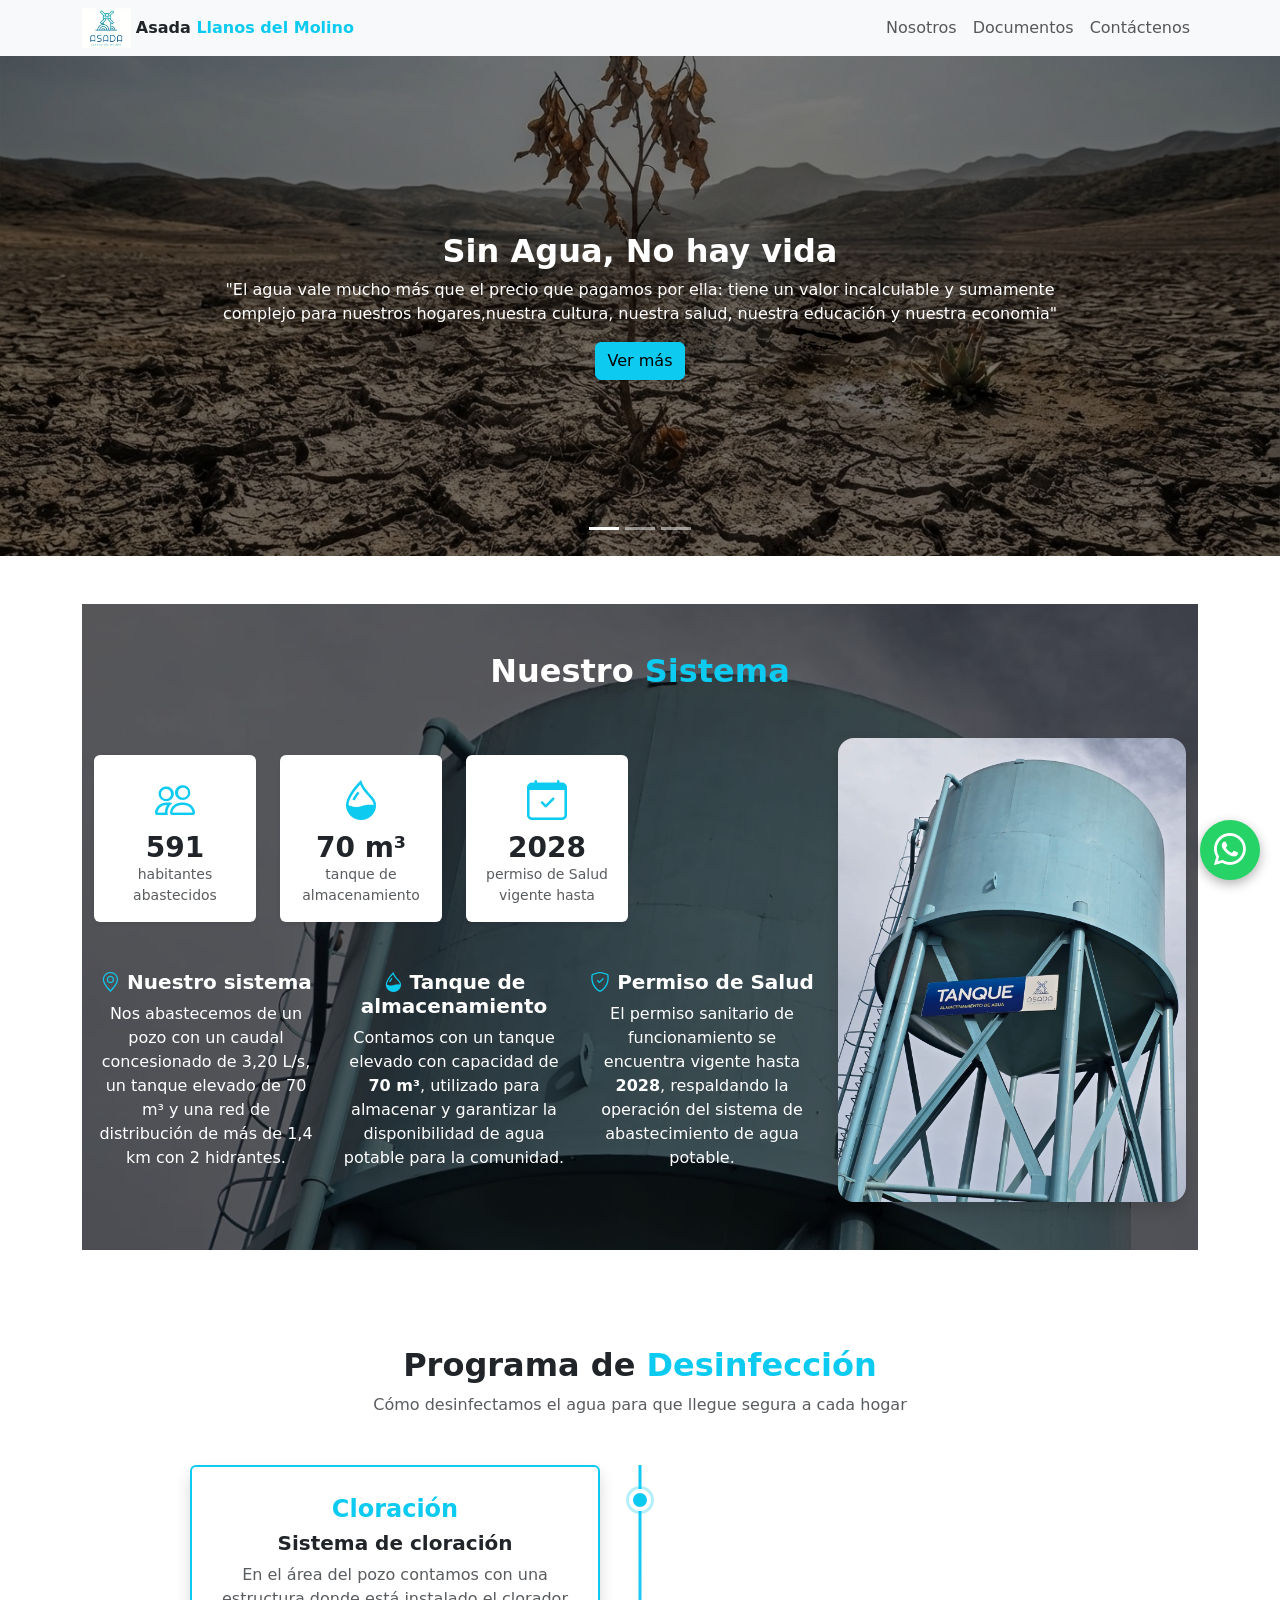
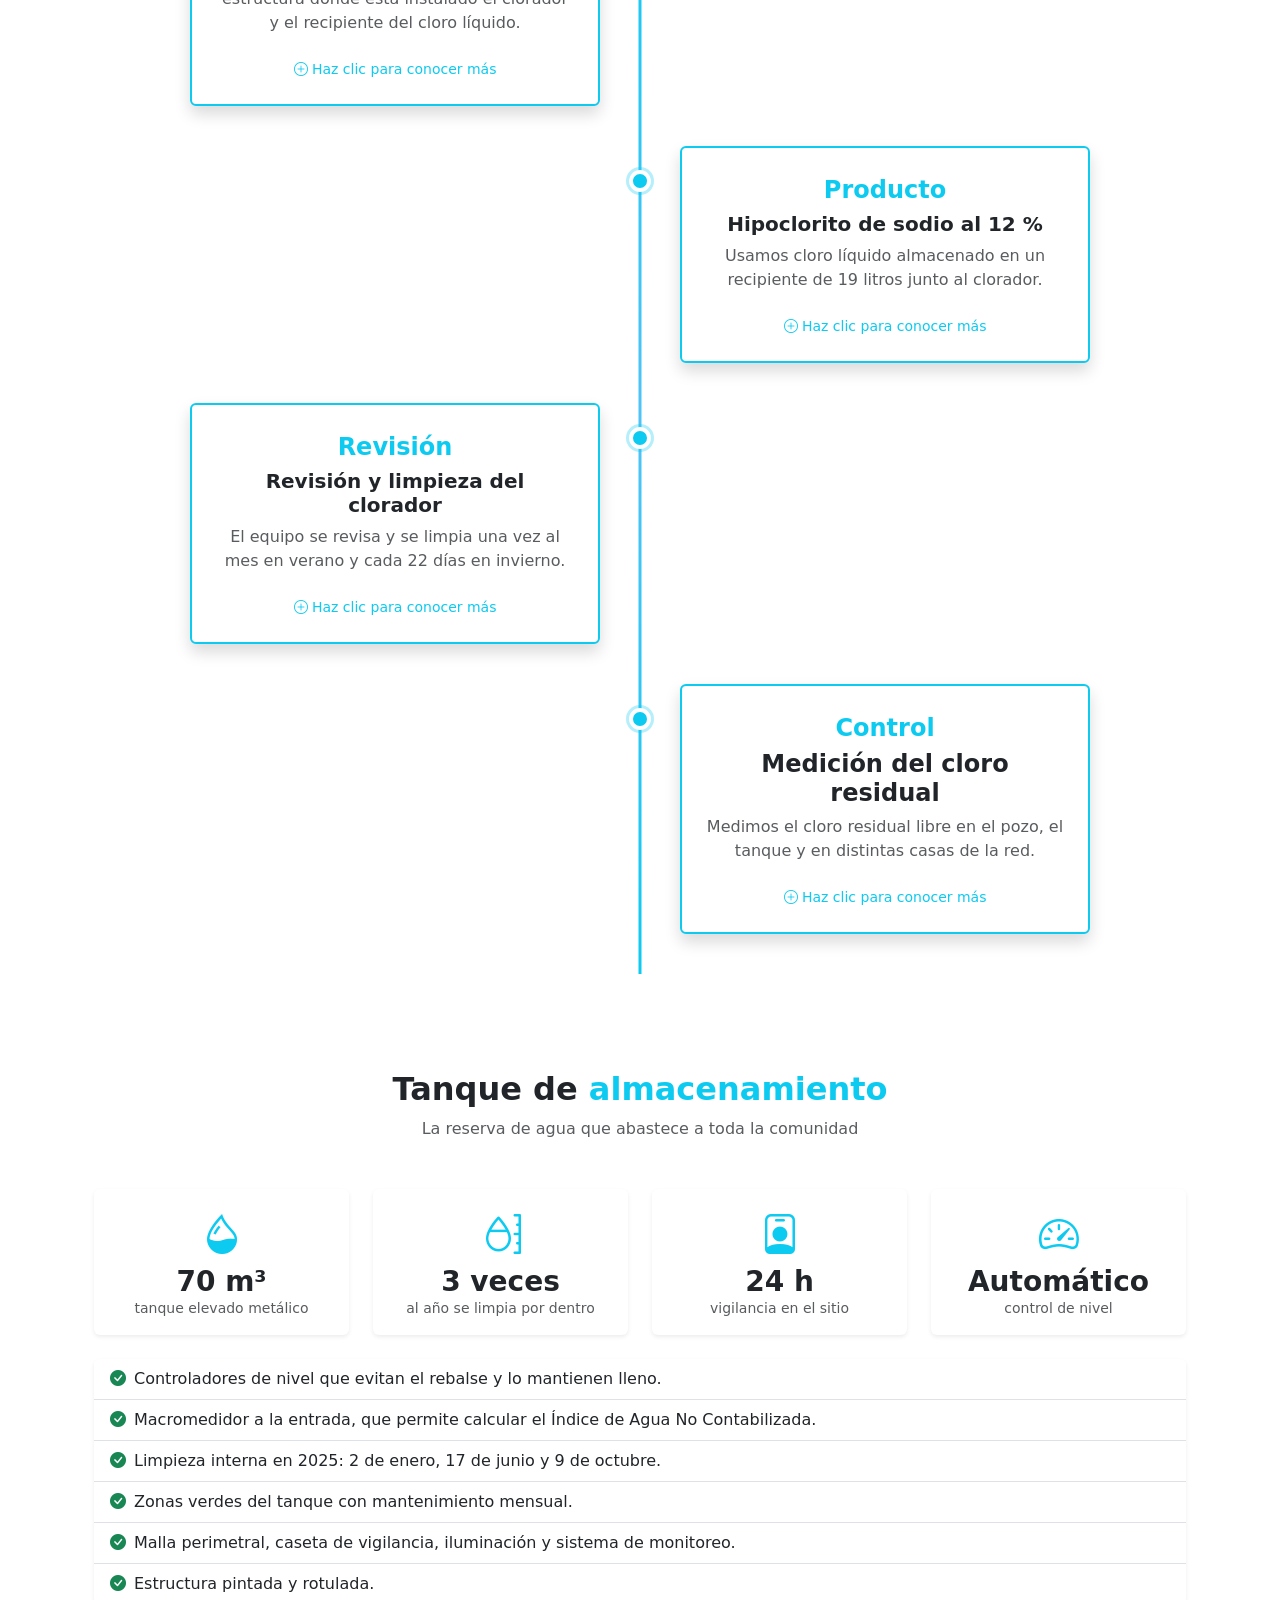
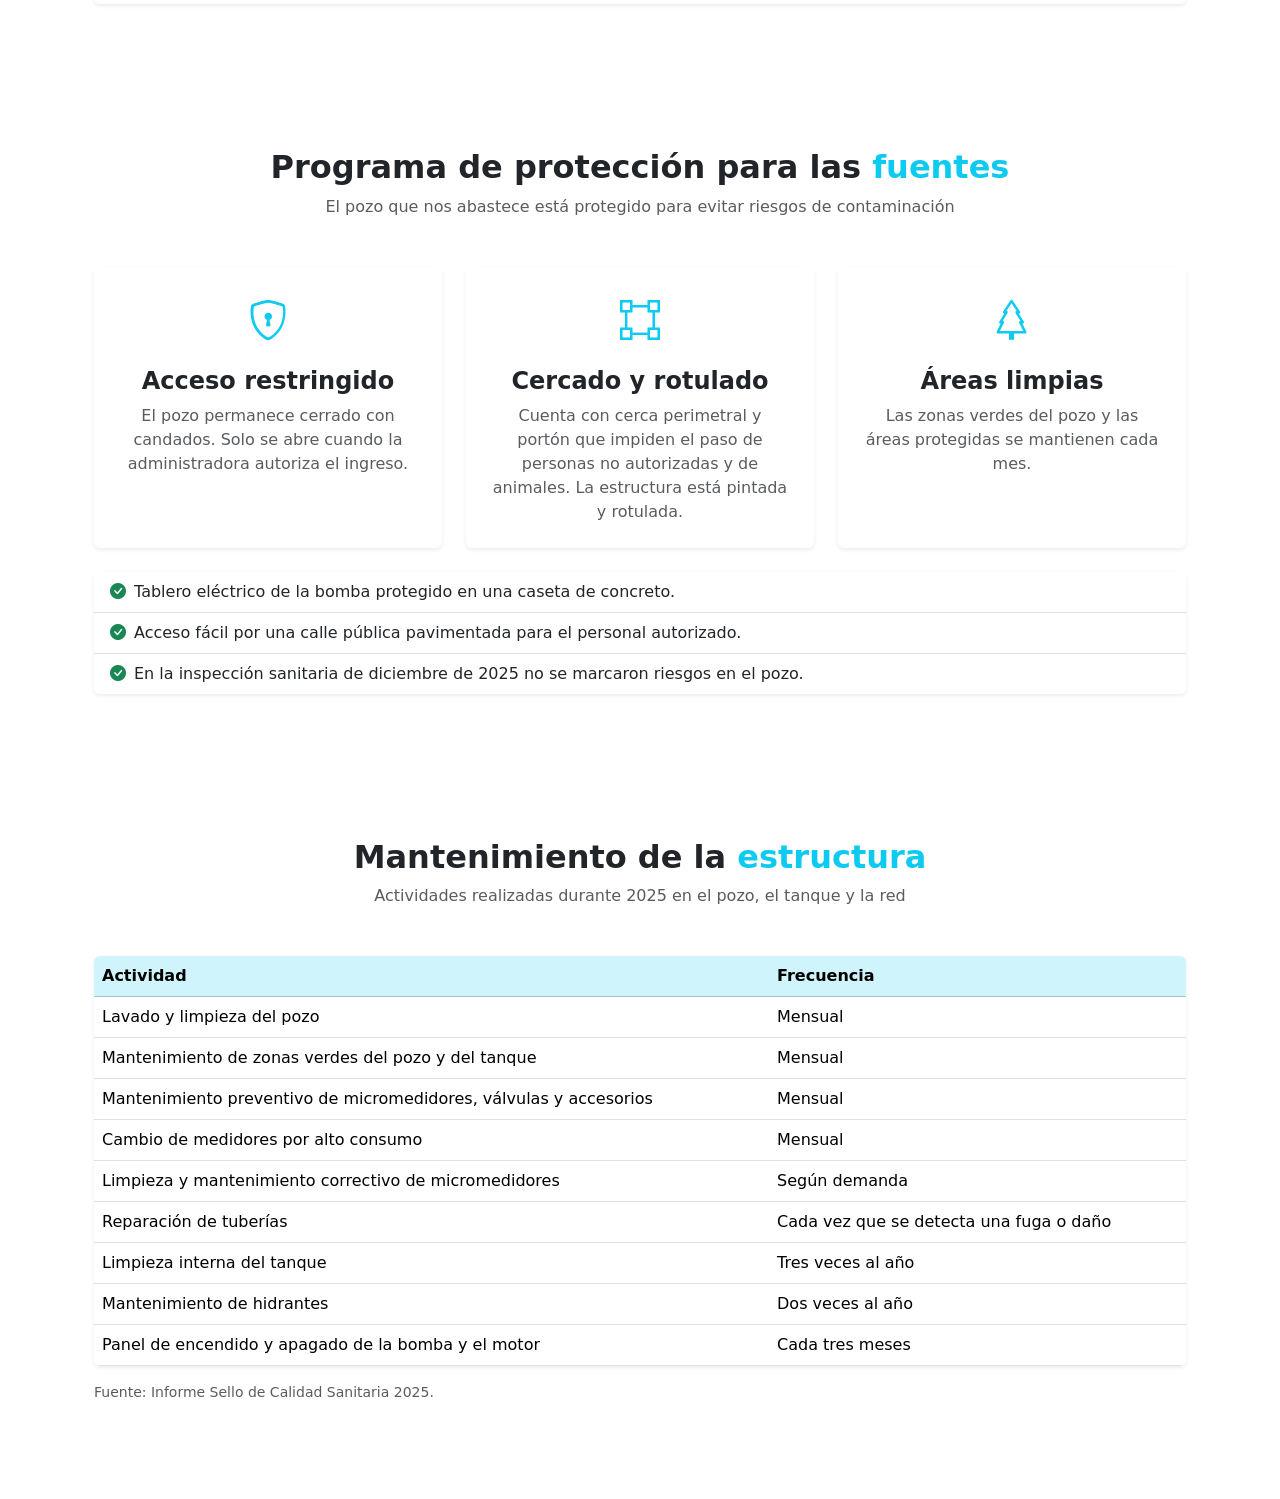
<file: index.html>
<!DOCTYPE html>
<html lang="es-MX">
<head>
    <meta charset="UTF-8">
    <meta name="viewport" content="width=device-width, initial-scale=1.0">
    <title>Asada Llanos del Molino</title>
     <link rel="icon" type="image/png" href="Img/ASADA title.jpeg">
    <link rel="stylesheet" href="style.css">
    <link href="https://cdn.jsdelivr.net/npm/bootstrap@5.3.0/dist/css/bootstrap.min.css" rel="stylesheet">
      <link href="https://cdn.jsdelivr.net/npm/bootstrap-icons@1.11.3/font/bootstrap-icons.css" rel="stylesheet">

</head>
<body>
    <div class="">
        <nav class="navbar navbar-expand-lg navbar-light bg-light">
            <div class="container mx-auto px-6 flex items-center justify-between">
                <a href="index.html" class="text-decoration-none flex items-center gap-3">
                <img src="Img/ASADA.jpeg" alt="ASADA Llanos del Molino" width="164" height="160" class="h-10 w-auto" style="max-height: 40px;">
            <span class="  text-dark fw-bold font-bold text-lg text-slate-800 hidden md:inline">Asada
                <span class="text-info">Llanos del Molino</span>
            </span>
            
            
            </a>
                <button class="navbar-toggler" type="button" data-bs-toggle="collapse"
                    data-bs-target="#navbarNavDropdown" aria-controls="navbarNavDropdown" aria-expanded="false"
                    aria-label="Toggle navigation">
                    <span class="navbar-toggler-icon"></span>
                </button>
                <div class="collapse navbar-collapse" id="navbarNavDropdown">
                    <ul class="navbar-nav ms-auto">
                        
                        <li class="nav-item">
                            <a class="nav-link" href="Nosotros.html">Nosotros</a>
                        </li>
                        
                       <li class="nav-item">
                            <a class="nav-link" href="Documentos.html">Documentos</a>
                        </li>
                        <li class="nav-item">
                            <a class="nav-link" href="Contactanos.html">Contáctenos</a>
                        </li>
                    </ul>
                </div>
            </div>
        </nav>

    </div>
    <div id="carruselASADA" class="carousel slide" data-bs-ride="carousel">

  
  <div class="carousel-indicators">
    <button type="button" data-bs-target="#carruselASADA" data-bs-slide-to="0" class="active" aria-current="true" aria-label="Slide 1"></button>
    <button type="button" data-bs-target="#carruselASADA" data-bs-slide-to="1" aria-label="Slide 2"></button>
    <button type="button" data-bs-target="#carruselASADA" data-bs-slide-to="2" aria-label="Slide 3"></button>
  </div>

  <div class="carousel-inner">

    <div class="carousel-item item active">
      <img src="Img/Muestreo/maravillascostarica_16.webp" class="d-block w-100" alt="Slide 1">
      <div class="carousel-caption">
        <h2 class="fw-bold">Sin Agua, No hay vida</h2>
        <p>"El agua vale mucho más que el precio que pagamos por ella: tiene un valor incalculable y sumamente complejo para nuestros hogares,nuestra cultura, nuestra salud, nuestra educación y nuestra economia"</p>
        <a href="#calidad" class="btn btn-info">Ver más</a>
      </div>
    </div>

    <div class="carousel-item item-2">
      <img src="Img/psos.jpeg" class="d-block w-100" alt="Slide 2">
      <div class="carousel-caption">
        <h2 class="fw-bold">Sistema de desinfeccion</h2>
        <p>Conoce lo que ofrece la ASADA.</p>
        <a href="#proyecto" class="btn btn-info">Mas información</a>
      </div>
    </div>

    <div class="carousel-item item-horario">
      <img src="Img/horario.jpeg " class="d-block w-100" alt="Slide 3">
      <div class="carousel-caption">
        <h2 class="fw-bold">Contáctenos</h2>
        <p>Estamos para ayudarte.</p>
        <a href="Contactanos.html" class="btn btn-info">Contactar</a>
      </div>
    </div>

  </div>

  
</div>
  
        
      
   <div id="calidad" class="container my-5">
  <section id="NC" class="seccion-collage py-5 ">
    
  <div class="collage-fondo">
    <img src="Img/Muestreo/Tanque.jpeg" alt="">
    
  
    
    
  </div>
  <div class="container contenido-collage">
    <h2 class="fw-bold text-center text-white mb-2">Nuestro <span class="text-info">Sistema</span></h2>
    <p class="text-center text-white mb-5"></p>

    <div class="row g-4 align-items-center">

      
      <div class="col-lg-8">

       
        <div class="row g-4 text-center mb-5">
          <div class="col-6 col-md-3">
            <div class="card h-100 shadow-sm border-0 p-3">
              <i class="bi bi-people fs-1 text-info"></i>
              <h3 class="fw-bold mb-0">591</h3>
              <small class="text-muted">habitantes abastecidos</small>
            </div>
            
          </div>
          <div class="col-6 col-md-3">
            <div class="card h-100 shadow-sm border-0 p-3">
              <i class="bi bi-droplet-half fs-1 text-info"></i>
              <h3 class="fw-bold mb-0">70 m³</h3>
              <small class="text-muted">tanque de almacenamiento</small>
            </div>
          </div>
          
          <div class="col-6 col-md-3">
            <div class="card h-100 shadow-sm border-0 p-3">
              <i class="bi bi-calendar-check fs-1 text-info"></i>
              <h3 class="fw-bold mb-0">2028</h3>
              <small class="text-muted">permiso de Salud vigente hasta</small>
            </div>
          </div>
        </div>

       <!-- Detalle -->
<div class="row g-4 text-center text-white">

    <!-- Nuestro sistema -->
    <div class="col-md-4">
        <h5 class="fw-bold">
            <i class="bi bi-geo-alt text-info"></i>
            Nuestro sistema
        </h5>

        <p>
            Nos abastecemos de un pozo con un caudal concesionado de
            3,20 L/s, un tanque elevado de 70 m³ y una red de distribución
            de más de 1,4 km con 2 hidrantes.
        </p>
    </div>


    <!-- Tanque -->
    <div class="col-md-4">
        <h5 class="fw-bold">
            <i class="bi bi-droplet-half text-info"></i>
            Tanque de almacenamiento
        </h5>

        <p>
            Contamos con un tanque elevado con capacidad de
            <strong>70 m³</strong>, utilizado para almacenar y garantizar
            la disponibilidad de agua potable para la comunidad.
        </p>
    </div>


    <!-- Permiso de salud -->
    <div class="col-md-4">
        <h5 class="fw-bold">
            <i class="bi bi-shield-check text-info"></i>
            Permiso de Salud
        </h5>

        <p>
            El permiso sanitario de funcionamiento se encuentra vigente
            hasta <strong>2028</strong>, respaldando la operación del
            sistema de abastecimiento de agua potable.
        </p>
    </div>

</div>

      
      </div>

      
      <div class="col-lg-4" height="200%">
        <img src="Img/Muestreo/Tanque.jpeg"
             alt="Tanque de almacenamiento de agua potable de la ASADA Llanos del Molino"
             class="img-fluid rounded-4 shadow"
             style="max-height: 550px; object-fit: cover;">
      </div>

    </div>
  </div>
</section>
<br>

<section id="proyecto" class="container my-5">
    <br>

  

    <h2 class="fw-bold text-center mb-2">
        Programa de <span class="text-info">Desinfección</span>
    </h2>

    <p class="text-center text-muted mb-5">
        Cómo desinfectamos el agua para que llegue segura a cada hogar
    </p>

    <div class="timeline">

        <!-- 1. Clorador -->
        <div class="timeline-item izquierda">
            <span class="timeline-punto"></span>

            <div class="card timeline-card destacado shadow p-4 text-center item-expandible"
                 onclick="toggleItem(this)">

                <div class="timeline-fecha">Cloración</div>

                <h3 class="h5 fw-bold">Sistema de cloración</h3>

                <p class="mb-2 text-muted descripcion-corta">
                    En el área del pozo contamos con una estructura donde está
                    instalado el clorador y el recipiente del cloro líquido.
                </p>

                <div class="texto-detallado">
                    <hr>
                    <p class="text-muted">
                        La desinfección se hace con una bomba dosificadora digital
                        de cloro marca Seko, con una presión máxima de 110 psi.
                    </p>
                    <p class="text-muted mb-0">
                        El agua se clora antes de pasar al tanque de
                        almacenamiento y de distribuirse a las casas.
                    </p>
                </div>

                <small class="text-info mt-3 texto-click">
                    <i class="bi bi-plus-circle"></i>
                    Haz clic para conocer más
                </small>
            </div>
        </div>

        <!-- 2. Producto -->
        <div class="timeline-item derecha">
            <span class="timeline-punto"></span>

            <div class="card timeline-card destacado shadow p-4 text-center item-expandible"
                 onclick="toggleItem(this)">

                <div class="timeline-fecha">Producto</div>

                <h3 class="h5 fw-bold">Hipoclorito de sodio al 12 %</h3>

                <p class="mb-2 text-muted descripcion-corta">
                    Usamos cloro líquido almacenado en un recipiente de 19 litros
                    junto al clorador.
                </p>

                <div class="texto-detallado">
                    <hr>
                    <p class="text-muted mb-0">
                        La bomba dosifica el hipoclorito de sodio de forma
                        automática, para mantener el cloro residual dentro del
                        rango permitido en toda la red.
                    </p>
                </div>

                <small class="text-info mt-3 texto-click">
                    <i class="bi bi-plus-circle"></i>
                    Haz clic para conocer más
                </small>
            </div>
        </div>

        <!-- 3. Mantenimiento del clorador -->
        <div class="timeline-item izquierda">
            <span class="timeline-punto"></span>

            <div class="card timeline-card destacado shadow p-4 text-center item-expandible"
                 onclick="toggleItem(this)">

                <div class="timeline-fecha">Revisión</div>

                <h3 class="h5 fw-bold">Revisión y limpieza del clorador</h3>

                <p class="mb-2 text-muted descripcion-corta">
                    El equipo se revisa y se limpia una vez al mes en verano y
                    cada 22 días en invierno.
                </p>

                <div class="texto-detallado">
                    <hr>
                    <p class="text-muted mb-0">
                        Con estas revisiones evitamos fallas en la dosificación
                        y mantenemos el equipo funcionando de forma continua.
                    </p>
                </div>

                <small class="text-info mt-3 texto-click">
                    <i class="bi bi-plus-circle"></i>
                    Haz clic para conocer más
                </small>
            </div>
        </div>

        <!-- 4. Control del cloro -->
        <div class="timeline-item derecha">
            <span class="timeline-punto"></span>

            <div class="card timeline-card destacado shadow p-4 text-center item-expandible"
                 onclick="toggleItem(this)">

                <div class="timeline-fecha">Control</div>

                <h3 class="h4 fw-bold">Medición del cloro residual</h3>

                <p class="mb-2 text-muted descripcion-corta">
                    Medimos el cloro residual libre en el pozo, el tanque y en
                    distintas casas de la red.
                </p>

                <div class="texto-detallado">
                    <hr>
                    <p class="text-muted">
                        El valor máximo permitido es 1,0 mg/L. En 2025 todas las
                        mediciones de la red estuvieron entre 0,30 y 0,97 mg/L,
                        dentro del límite.
                    </p>
                    <p class="text-muted mb-0">
                        Además, el control operativo lo realiza CAISA cada mes y
                        el Laboratorio Nacional de Aguas (AyA) analizó muestras
                        en octubre de 2025: coliformes fecales y
                        <em>E. coli</em> negativos.
                    </p>
                </div>

                <small class="text-info mt-3 texto-click">
                    <i class="bi bi-plus-circle"></i>
                    Haz clic para conocer más
                </small>
            </div>
        </div>

    </div>
</section>


<!-- ===================== SECCIÓN: TANQUE DE ALMACENAMIENTO ===================== -->
<section id="tanque" class="container my-5 py-5">
    
    <h2 class="fw-bold text-center mb-2">
        Tanque de <span class="text-info">almacenamiento</span>
    </h2>
    <p class="text-center text-muted mb-5">
        La reserva de agua que abastece a toda la comunidad
    </p>

    <div class="row g-4 text-center mb-4">
        <div class="col-6 col-md-3">
            <div class="card h-100 shadow-sm border-0 p-3">
                <i class="bi bi-droplet-half fs-1 text-info"></i>
                <h3 class="fw-bold mb-0">70 m³</h3>
                <small class="text-muted">tanque elevado metálico</small>
            </div>
        </div>
        <div class="col-6 col-md-3">
            <div class="card h-100 shadow-sm border-0 p-3">
                <i class="bi bi-moisture fs-1 text-info"></i>
                <h3 class="fw-bold mb-0">3 veces</h3>
                <small class="text-muted">al año se limpia por dentro</small>
            </div>
        </div>
        <div class="col-6 col-md-3">
            <div class="card h-100 shadow-sm border-0 p-3">
                <i class="bi bi-person-badge fs-1 text-info"></i>
                <h3 class="fw-bold mb-0">24 h</h3>
                <small class="text-muted">vigilancia en el sitio</small>
            </div>
        </div>
        <div class="col-6 col-md-3">
            <div class="card h-100 shadow-sm border-0 p-3">
                <i class="bi bi-speedometer2 fs-1 text-info"></i>
                <h3 class="fw-bold mb-0">Automático</h3>
                <small class="text-muted">control de nivel</small>
            </div>
        </div>
    </div>

    <ul class="list-group list-group-flush shadow-sm rounded">
        <li class="list-group-item"><i class="bi bi-check-circle-fill text-success me-2"></i>Controladores de nivel que evitan el rebalse y lo mantienen lleno.</li>
        <li class="list-group-item"><i class="bi bi-check-circle-fill text-success me-2"></i>Macromedidor a la entrada, que permite calcular el Índice de Agua No Contabilizada.</li>
        <li class="list-group-item"><i class="bi bi-check-circle-fill text-success me-2"></i>Limpieza interna en 2025: 2 de enero, 17 de junio y 9 de octubre.</li>
        <li class="list-group-item"><i class="bi bi-check-circle-fill text-success me-2"></i>Zonas verdes del tanque con mantenimiento mensual.</li>
        <li class="list-group-item"><i class="bi bi-check-circle-fill text-success me-2"></i>Malla perimetral, caseta de vigilancia, iluminación y sistema de monitoreo.</li>
        <li class="list-group-item"><i class="bi bi-check-circle-fill text-success me-2"></i>Estructura pintada y rotulada.</li>
    </ul>
</section>


<!-- ===================== SECCIÓN: PROTECCIÓN DE LAS FUENTES ===================== -->
<section id="proteccion" class="container my-5 py-5">
   
    <h2 class="fw-bold text-center mb-2">
        Programa de protección para las <span class="text-info">fuentes</span>
    </h2>
    <p class="text-center text-muted mb-5">
        El pozo que nos abastece está protegido para evitar riesgos de contaminación
    </p>

    <div class="row g-4 mb-4">
        <div class="col-md-4">
            <div class="card h-100 shadow-sm border-0 p-4 text-center">
                <i class="bi bi-shield-lock fs-1 text-info"></i>
                <h4 class="fw-bold mt-3">Acceso restringido</h4>
                <p class="text-muted mb-0">
                    El pozo permanece cerrado con candados. Solo se abre cuando
                    la administradora autoriza el ingreso.
                </p>
            </div>
        </div>

        <div class="col-md-4">
            <div class="card h-100 shadow-sm border-0 p-4 text-center">
                <i class="bi bi-bounding-box fs-1 text-info"></i>
                <h4 class="fw-bold mt-3">Cercado y rotulado</h4>
                <p class="text-muted mb-0">
                    Cuenta con cerca perimetral y portón que impiden el paso de
                    personas no autorizadas y de animales. La estructura está
                    pintada y rotulada.
                </p>
            </div>
        </div>

        <div class="col-md-4">
            <div class="card h-100 shadow-sm border-0 p-4 text-center">
                <i class="bi bi-tree fs-1 text-info"></i>
                <h4 class="fw-bold mt-3">Áreas limpias</h4>
                <p class="text-muted mb-0">
                    Las zonas verdes del pozo y las áreas protegidas se mantienen
                    cada mes.
                </p>
            </div>
        </div>
    </div>

    <ul class="list-group list-group-flush shadow-sm rounded">
        <li class="list-group-item"><i class="bi bi-check-circle-fill text-success me-2"></i>Tablero eléctrico de la bomba protegido en una caseta de concreto.</li>
        <li class="list-group-item"><i class="bi bi-check-circle-fill text-success me-2"></i>Acceso fácil por una calle pública pavimentada para el personal autorizado.</li>
        <li class="list-group-item"><i class="bi bi-check-circle-fill text-success me-2"></i>En la inspección sanitaria de diciembre de 2025 no se marcaron riesgos en el pozo.</li>
    </ul>
</section>


<!-- ===================== SECCIÓN: MANTENIMIENTO DE LA ESTRUCTURA ===================== -->
<section id="mantenimiento" class="container my-5 py-5">
    <h2 class="fw-bold text-center mb-2">
        Mantenimiento de la <span class="text-info">estructura</span>
    </h2>
    <p class="text-center text-muted mb-5">
        Actividades realizadas durante 2025 en el pozo, el tanque y la red
    </p>

    <div class="table-responsive shadow-sm rounded">
        <table class="table table-hover align-middle mb-0">
            <thead class="table-info">
                <tr>
                    <th>Actividad</th>
                    <th>Frecuencia</th>
                </tr>
            </thead>
            <tbody>
                <tr><td>Lavado y limpieza del pozo</td><td>Mensual</td></tr>
                <tr><td>Mantenimiento de zonas verdes del pozo y del tanque</td><td>Mensual</td></tr>
                <tr><td>Mantenimiento preventivo de micromedidores, válvulas y accesorios</td><td>Mensual</td></tr>
                <tr><td>Cambio de medidores por alto consumo</td><td>Mensual</td></tr>
                <tr><td>Limpieza y mantenimiento correctivo de micromedidores</td><td>Según demanda</td></tr>
                <tr><td>Reparación de tuberías</td><td>Cada vez que se detecta una fuga o daño</td></tr>
                <tr><td>Limpieza interna del tanque</td><td>Tres veces al año</td></tr>
                <tr><td>Mantenimiento de hidrantes</td><td>Dos veces al año</td></tr>
                <tr><td>Panel de encendido y apagado de la bomba y el motor</td><td>Cada tres meses</td></tr>
            </tbody>
        </table>
    </div>
    <small class="text-muted d-block mt-3">Fuente: Informe Sello de Calidad Sanitaria 2025.</small>
</section>
</section>
</div>
           
        
   </div>
    <script src="https://cdn.jsdelivr.net/npm/bootstrap@5.3.0/dist/js/bootstrap.bundle.min.js"></script>
    <a href="https://wa.me/50685652002?text=Hola%2C%20quisiera%20hacer%20una%20consulta"
   class="btn-whatsapp" target="_blank" rel="noopener" aria-label="Escribir por WhatsApp">
  <i class="bi bi-whatsapp"></i>
</a> 
<script>
    function toggleItem(elemento) {

        // Si ya está abierto, lo cerramos
        if (elemento.classList.contains("abierto")) {
            elemento.classList.remove("abierto");

            elemento.querySelector(".texto-click").innerHTML =
                '<i class="bi bi-plus-circle"></i> Haz clic para conocer más';

            return;
        }

        // Cierra cualquier otro elemento abierto
        document.querySelectorAll(".item-expandible.abierto")
            .forEach(function (item) {
                item.classList.remove("abierto");

                item.querySelector(".texto-click").innerHTML =
                    '<i class="bi bi-plus-circle"></i> Haz clic para conocer más';
            });

        // Abre el seleccionado
        elemento.classList.add("abierto");

        elemento.querySelector(".texto-click").innerHTML =
            '<i class="bi bi-dash-circle"></i> Mostrar menos';
    }
</script>
</body>
</html>
</file>
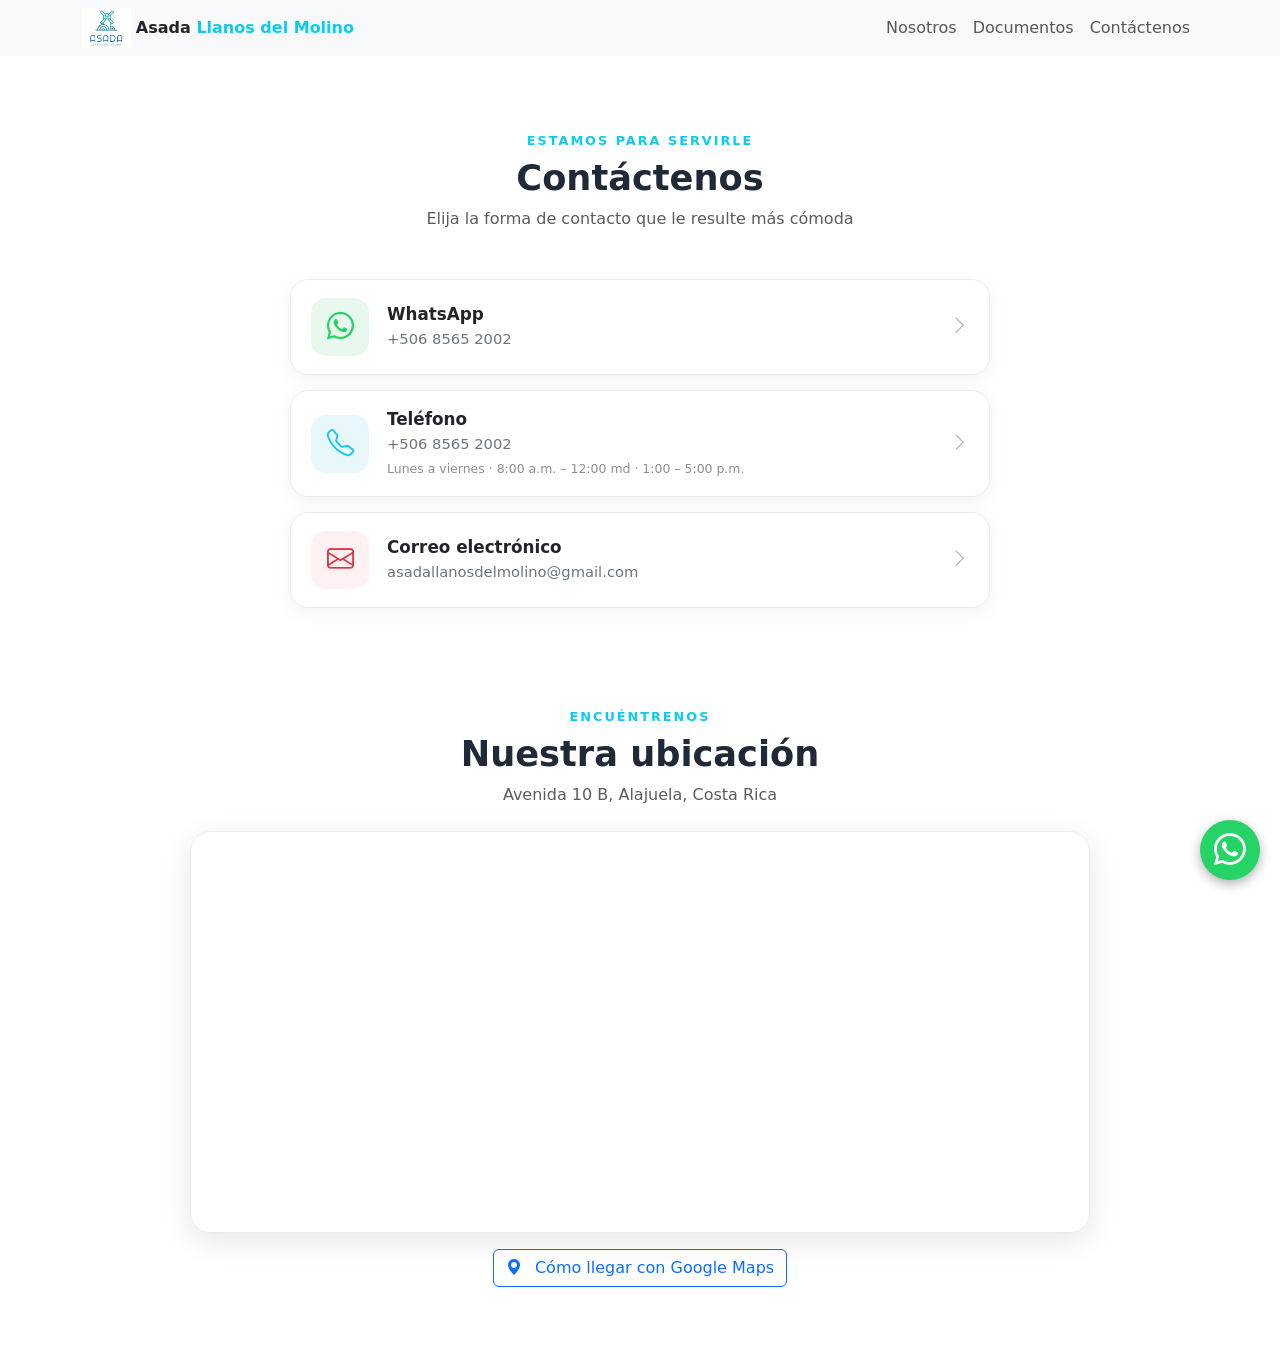
<file: Contactanos.html>
<!DOCTYPE html>
<html lang="es-MX">
<head>
    <meta charset="UTF-8">
    <meta name="viewport" content="width=device-width, initial-scale=1.0">
    <title>Asada Llanos del Molino</title>
     <link rel="icon" type="image/png" href="Img/ASADA title.jpeg">
    <link rel="stylesheet" href="style.css">
    <link href="https://cdn.jsdelivr.net/npm/bootstrap@5.3.0/dist/css/bootstrap.min.css" rel="stylesheet">
      
      <link href="https://cdn.jsdelivr.net/npm/bootstrap-icons@1.11.3/font/bootstrap-icons.min.css" rel="stylesheet">


</head>
<body>
    <div class="">
        <nav class="navbar navbar-expand-lg navbar-light bg-light">
            <div class="container mx-auto px-6 flex items-center justify-between">
                <a href="index.html" class="text-decoration-none flex items-center gap-3">
                <img src="Img/ASADA.jpeg" alt="ASADA Llanos del Molino" width="164" height="160" class="h-10 w-auto" style="max-height: 40px;">
            <span class="  text-dark fw-bold font-bold text-lg text-slate-800 hidden md:inline">Asada
                <span class="text-info">Llanos del Molino</span>
            </span>
            
            
            </a>
                <button class="navbar-toggler" type="button" data-bs-toggle="collapse"
                    data-bs-target="#navbarNavDropdown" aria-controls="navbarNavDropdown" aria-expanded="false"
                    aria-label="Toggle navigation">
                    <span class="navbar-toggler-icon"></span>
                </button>
                <div class="collapse navbar-collapse" id="navbarNavDropdown">
                    <ul class="navbar-nav ms-auto">
                        
                        <li class="nav-item">
                            <a class="nav-link" href="Nosotros.html">Nosotros</a>
                        </li>
                       
                       <li class="nav-item">
                            <a class="nav-link" href="Documentos.html">Documentos</a>
                        </li>
                        <li class="nav-item">
                            <a class="nav-link" href="Contactanos.html">Contáctenos</a>
                        </li>
                    </ul>
                </div>
            </div>
        </nav>

    </div>
<section id="contacto" class="container my-5 py-4">
    <div class="text-center mb-5">
        <span class="contacto-subtitle">ESTAMOS PARA SERVIRLE</span>
        <h2 class="fw-bold contacto-title">Contáctenos</h2>
        <p class="text-muted">
            Elija la forma de contacto que le resulte más cómoda
        </p>
    </div>

    <div class="contact-list mx-auto">

       


        
        <a href="https://wa.me/50685652002?text=Hola%2C%20quisiera%20hacer%20una%20consulta"
           target="_blank"
           rel="noopener"
           class="contact-card whatsapp">

            <div class="contact-icon">
                <i class="bi bi-whatsapp"></i>
            </div>

            <div class="contact-info">
                <h5>WhatsApp</h5>
                <p>+506 8565 2002</p>
            </div>

            <div class="contact-arrow">
                <i class="bi bi-chevron-right"></i>
            </div>
        </a>


        
        <a href="tel:+50685652002"
           class="contact-card telefono">

            <div class="contact-icon">
                <i class="bi bi-telephone"></i>
            </div>

            <div class="contact-info">
                <h5>Teléfono</h5>
                <p>+506 8565 2002</p>
                <small>
                    Lunes a viernes · 8:00 a.m. – 12:00 md · 1:00 – 5:00 p.m.
                </small>
            </div>

            <div class="contact-arrow">
                <i class="bi bi-chevron-right"></i>
            </div>
        </a>


        
        <a href="mailto:asadallanosdelmolino@gmail.com"
           class="contact-card correo">

            <div class="contact-icon">
                <i class="bi bi-envelope"></i>
            </div>

            <div class="contact-info">
                <h5>Correo electrónico</h5>
                <p>asadallanosdelmolino@gmail.com</p>
            </div>

            <div class="contact-arrow">
                <i class="bi bi-chevron-right"></i>
            </div>
        </a>

    </div>
</section>

<section id="ubicacion" class="container my-5 py-4">

    <div class="text-center mb-4">
        <span class="contacto-subtitle">ENCUÉNTRENOS</span>
        <h2 class="fw-bold contacto-title">Nuestra ubicación</h2>
        <p class="text-muted">
            Avenida 10 B, Alajuela, Costa Rica
        </p>
    </div>

    <div class="map-container">

      <iframe
    src="https://www.google.com/maps?q=10.007241286125442,-84.21894181079601&z=18&output=embed"
    width="100%"
    height="400"
    style="border:0;"
    allowfullscreen=""
    loading="lazy"
    referrerpolicy="no-referrer-when-downgrade">
</iframe>




    </div>

    <div class="text-center mt-3">

        <a
    href="https://www.google.com/maps/dir/?api=1&destination=10.007241286125442,-84.21894181079601"
    target="_blank"
    rel="noopener"
    class="btn btn-outline-primary">

    <i class="bi bi-geo-alt-fill me-2"></i>
    Cómo llegar con Google Maps

</a>


    </div>

</section>

<script src="https://cdn.jsdelivr.net/npm/bootstrap@5.3.0/dist/js/bootstrap.bundle.min.js"></script>
   <a href="https://wa.me/50685652002?text=Hola%2C%20quisiera%20hacer%20una%20consulta"
   class="btn-whatsapp" target="_blank" rel="noopener" aria-label="Escribir por WhatsApp">
  <i class="bi bi-whatsapp"></i>
</a> 
</body>
</html>
</file>
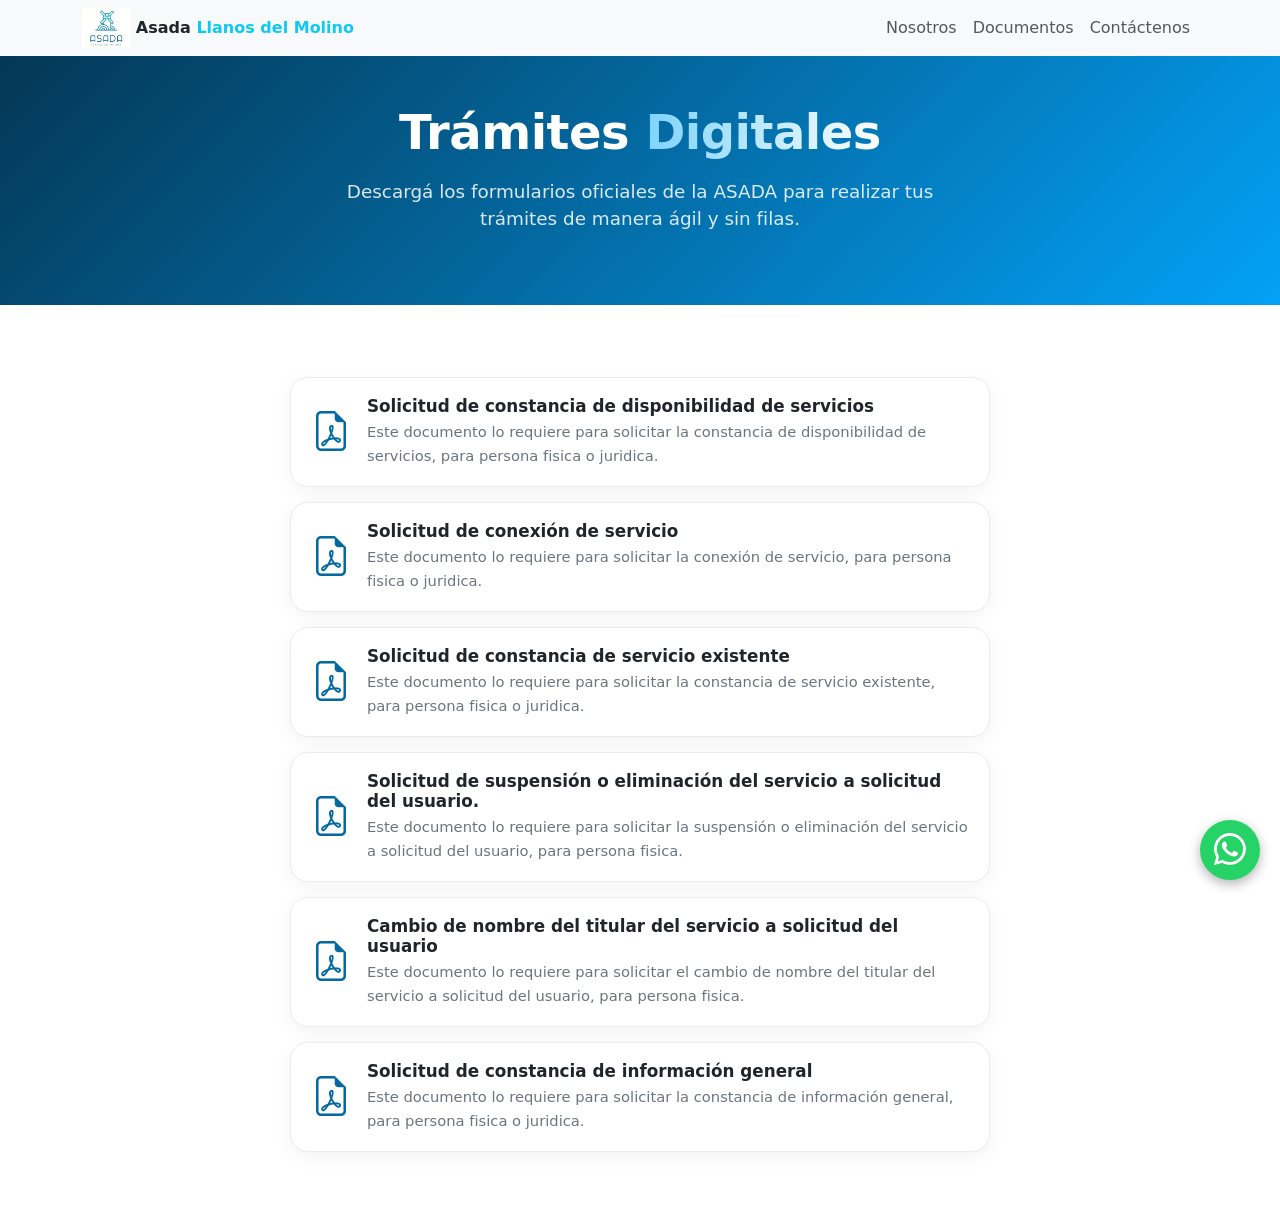
<file: Documentos.html>
<!DOCTYPE html>
<html lang="es-MX">
<head>
    <meta charset="UTF-8">
    <meta name="viewport" content="width=device-width, initial-scale=1.0">
    <title>Asada Llanos del Molino</title>
     <link rel="icon" type="image/png" href="Img/ASADA title.jpeg">
    <link rel="stylesheet" href="style.css">
    <link href="https://cdn.jsdelivr.net/npm/bootstrap@5.3.0/dist/css/bootstrap.min.css" rel="stylesheet">
      <link href="https://cdn.jsdelivr.net/npm/bootstrap-icons@1.11.3/font/bootstrap-icons.css" rel="stylesheet">

</head>
<body>
    <div class="">
        <nav class="navbar navbar-expand-lg navbar-light bg-light">
            <div class="container mx-auto px-6 flex items-center justify-between">
                <a href="index.html" class="text-decoration-none flex items-center gap-3">
                <img src="Img/ASADA.jpeg" alt="ASADA Llanos del Molino" width="164" height="160" class="h-10 w-auto" style="max-height: 40px;">
            <span class="  text-dark fw-bold font-bold text-lg text-slate-800 hidden md:inline">Asada
                <span class="text-info">Llanos del Molino</span>
            </span>
            
            
            </a>
                <button class="navbar-toggler" type="button" data-bs-toggle="collapse"
                    data-bs-target="#navbarNavDropdown" aria-controls="navbarNavDropdown" aria-expanded="false"
                    aria-label="Toggle navigation">
                    <span class="navbar-toggler-icon"></span>
                </button>
                <div class="collapse navbar-collapse" id="navbarNavDropdown">
                    <ul class="navbar-nav ms-auto">
                        
                        <li class="nav-item">
                            <a class="nav-link" href="Nosotros.html">Nosotros</a>
                        </li>
                        
                       <li class="nav-item">
                            <a class="nav-link" href="Documentos.html">Documentos</a>
                        </li>
                        <li class="nav-item">
                            <a class="nav-link" href="Contactanos.html">Contáctenos</a>
                        </li>
                    </ul>
                </div>
            </div>
        </nav>

    </div>

  <section class="fondo-degradado text-center py-5">
  <div class="container">

    <h2 class="titulo-seccion mb-3">
      Trámites <span class="texto-degradado">Digitales</span>
    </h2>

    <p class="subtitulo-seccion mx-auto mb-4">
      Descargá los formularios oficiales de la ASADA para realizar
      tus trámites de manera ágil y sin filas.
    </p>



  </div>
</section>
<section id="contacto" class="container my-5 py-4">
  <div class="contact-list mx-auto">

               <div class="contact-card ">
        <a href="pdf ASADA/Formulario GNU-41-01-F1.pdf"
           target="_blank"
           rel="noopener" class="text-decoration-none text-dark d-flex align-items-center gap-3">
                 
           <i class="bi bi-file-earmark-pdf icono-archivo"></i>

            <div class="contact-info">
                <h5>Solicitud de constancia de disponibilidad de servicios
</h5>
                <p class="texto-formulario">Este documento lo requiere para solicitar la constancia de disponibilidad de servicios, para persona fisica o juridica.</p>
            </div>  </a>
 </div>
            
      


        <div class="contact-card ">
        <a href="pdf ASADA/Formulario GNU-42-01-F1.pdf"
           target="_blank"
           rel="noopener" class="text-decoration-none text-dark d-flex align-items-center gap-3 ">
                 
           <i class="bi bi-file-earmark-pdf icono-archivo"></i>

            <div class="contact-info">
                <h5>Solicitud de conexión de servicio
</h5>
                <p class="texto-formulario">Este documento lo requiere para solicitar la conexión de servicio, para persona fisica o juridica.</p>
            </div></a>
 </div>
            
        


              <div class="contact-card ">
        <a href="pdf ASADA/Formulario COM-73-02-F2.pdf"
           target="_blank"
           rel="noopener" class="text-decoration-none text-dark d-flex align-items-center gap-3">
                 
           <i class="bi bi-file-earmark-pdf icono-archivo"></i>

            <div class="contact-info">
                <h5>Solicitud de constancia de servicio existente
</h5>
                <p class="texto-formulario">Este documento lo requiere para solicitar la constancia de servicio existente, para persona fisica o juridica.</p>
            </div></a>
 </div>
            
        

       <div class="contact-card ">
        <a href="pdf ASADA/Formulario COM-73-02 F3.pdf"
           target="_blank"
           rel="noopener" class="text-decoration-none text-dark d-flex align-items-center gap-3">
                 
           <i class="bi bi-file-earmark-pdf icono-archivo"></i>

            <div class="contact-info">
                <h5>Solicitud de suspensión o eliminación del servicio a solicitud del usuario.
</h5>
                <p class="texto-formulario">Este documento lo requiere para solicitar la suspensión o eliminación del servicio a solicitud del usuario, para persona fisica.</p>
            </div> </a>
 </div>
            
       
               <div class="contact-card ">
        <a href="pdf ASADA/Formulario COM-73-02 F5.pdf"
           target="_blank"
           rel="noopener" class="text-decoration-none text-dark d-flex align-items-center gap-3">
                 
<i class="bi bi-file-earmark-pdf icono-archivo"></i>
            <div class="contact-info">
                <h5>Cambio de nombre del titular del servicio a solicitud del usuario

</h5>
                <p class="texto-formulario">Este documento lo requiere para solicitar el cambio de nombre del titular del servicio a solicitud del usuario, para persona fisica.</p>
            </div>     
        </a>
 </div>
       
               <div class="contact-card ">
        <a href="pdf ASADA/Formulario COM-73-02 F6.pdf"
           target="_blank"
           rel="noopener" class="text-decoration-none text-dark d-flex align-items-center gap-3">
                 
<i class="bi bi-file-earmark-pdf icono-archivo"></i>
            <div class="contact-info">
                <h5>Solicitud de constancia de información general

</h5>
                <p class="texto-formulario">Este documento lo requiere para solicitar la constancia de información general, para persona fisica o juridica.</p>
            </div></a>
 </div>
            
        
    </div>
    </section>
    <script src="https://cdn.jsdelivr.net/npm/bootstrap@5.3.0/dist/js/bootstrap.bundle.min.js"></script>
    
    <a href="https://wa.me/50685652002?text=Hola%2C%20quisiera%20hacer%20una%20consulta"
   class="btn-whatsapp" target="_blank" rel="noopener" aria-label="Escribir por WhatsApp">
  <i class="bi bi-whatsapp"></i>
</a> 
</body>
</html>
</file>
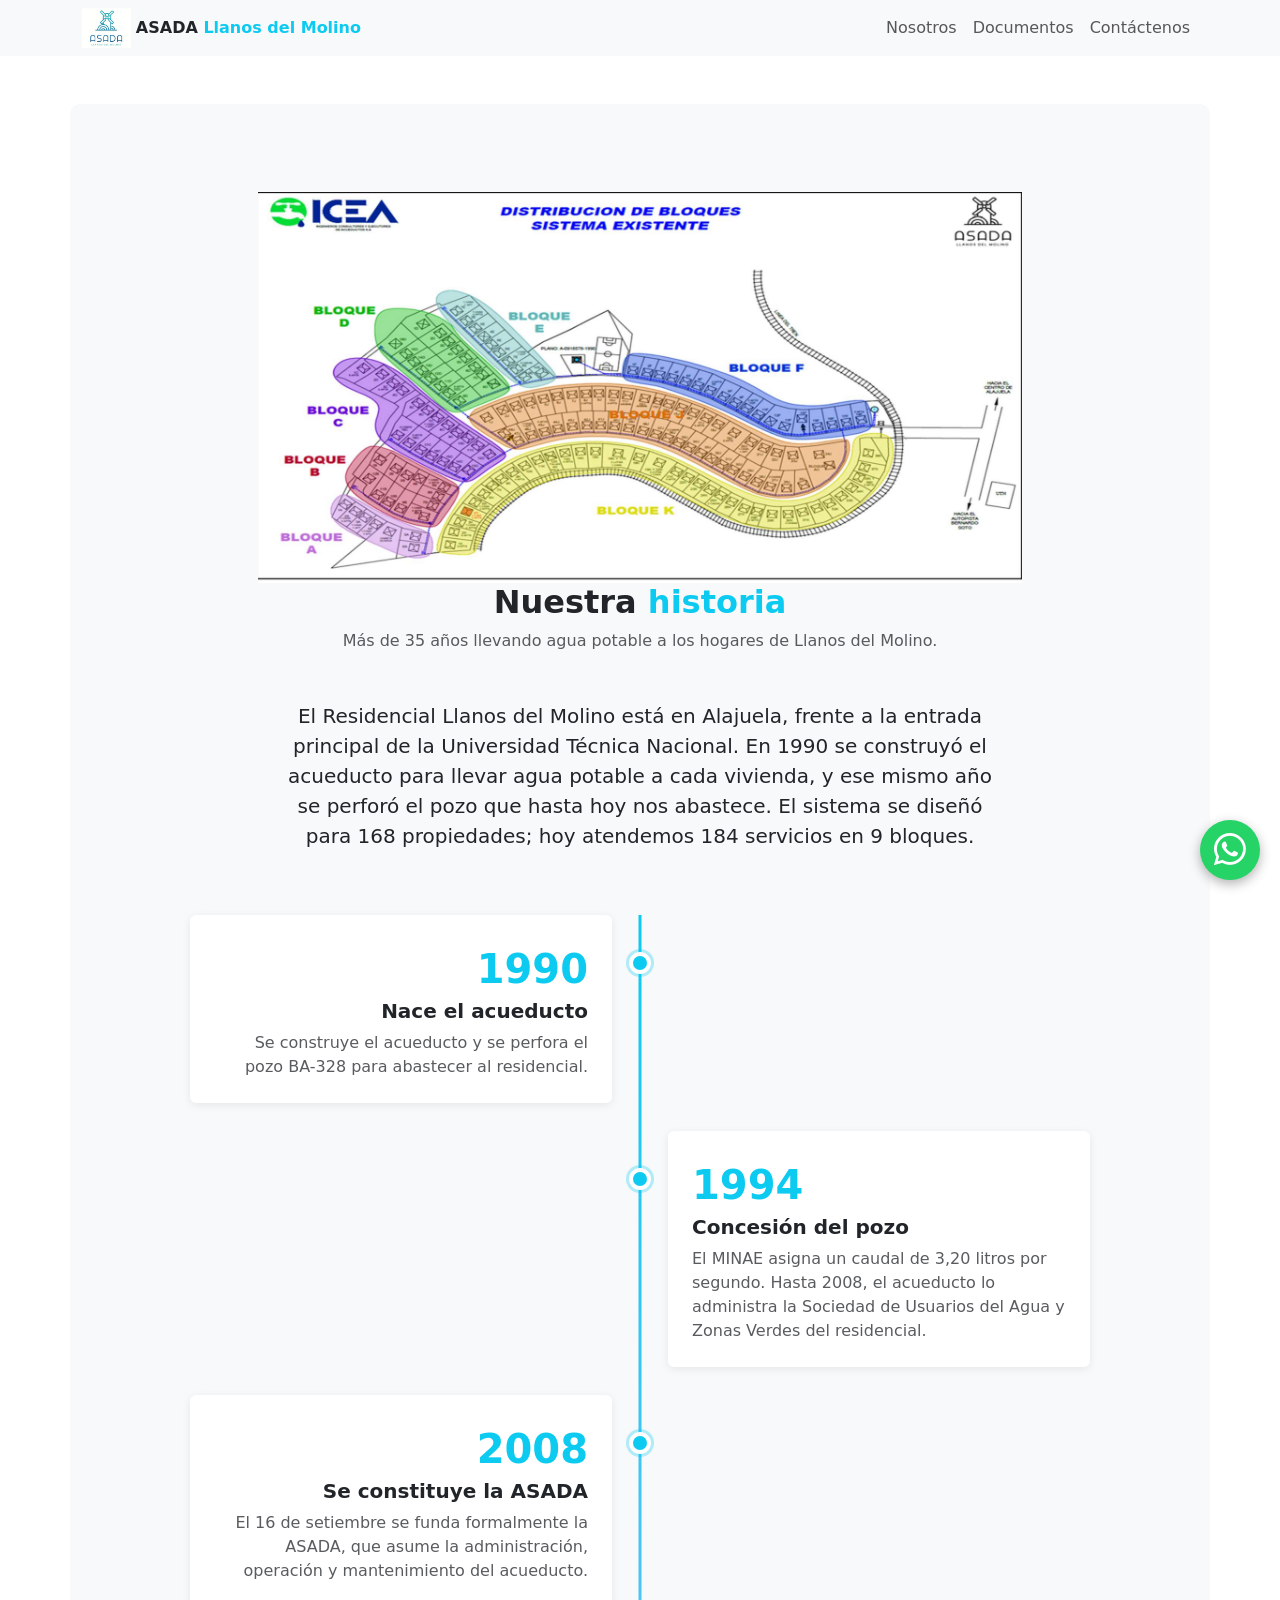
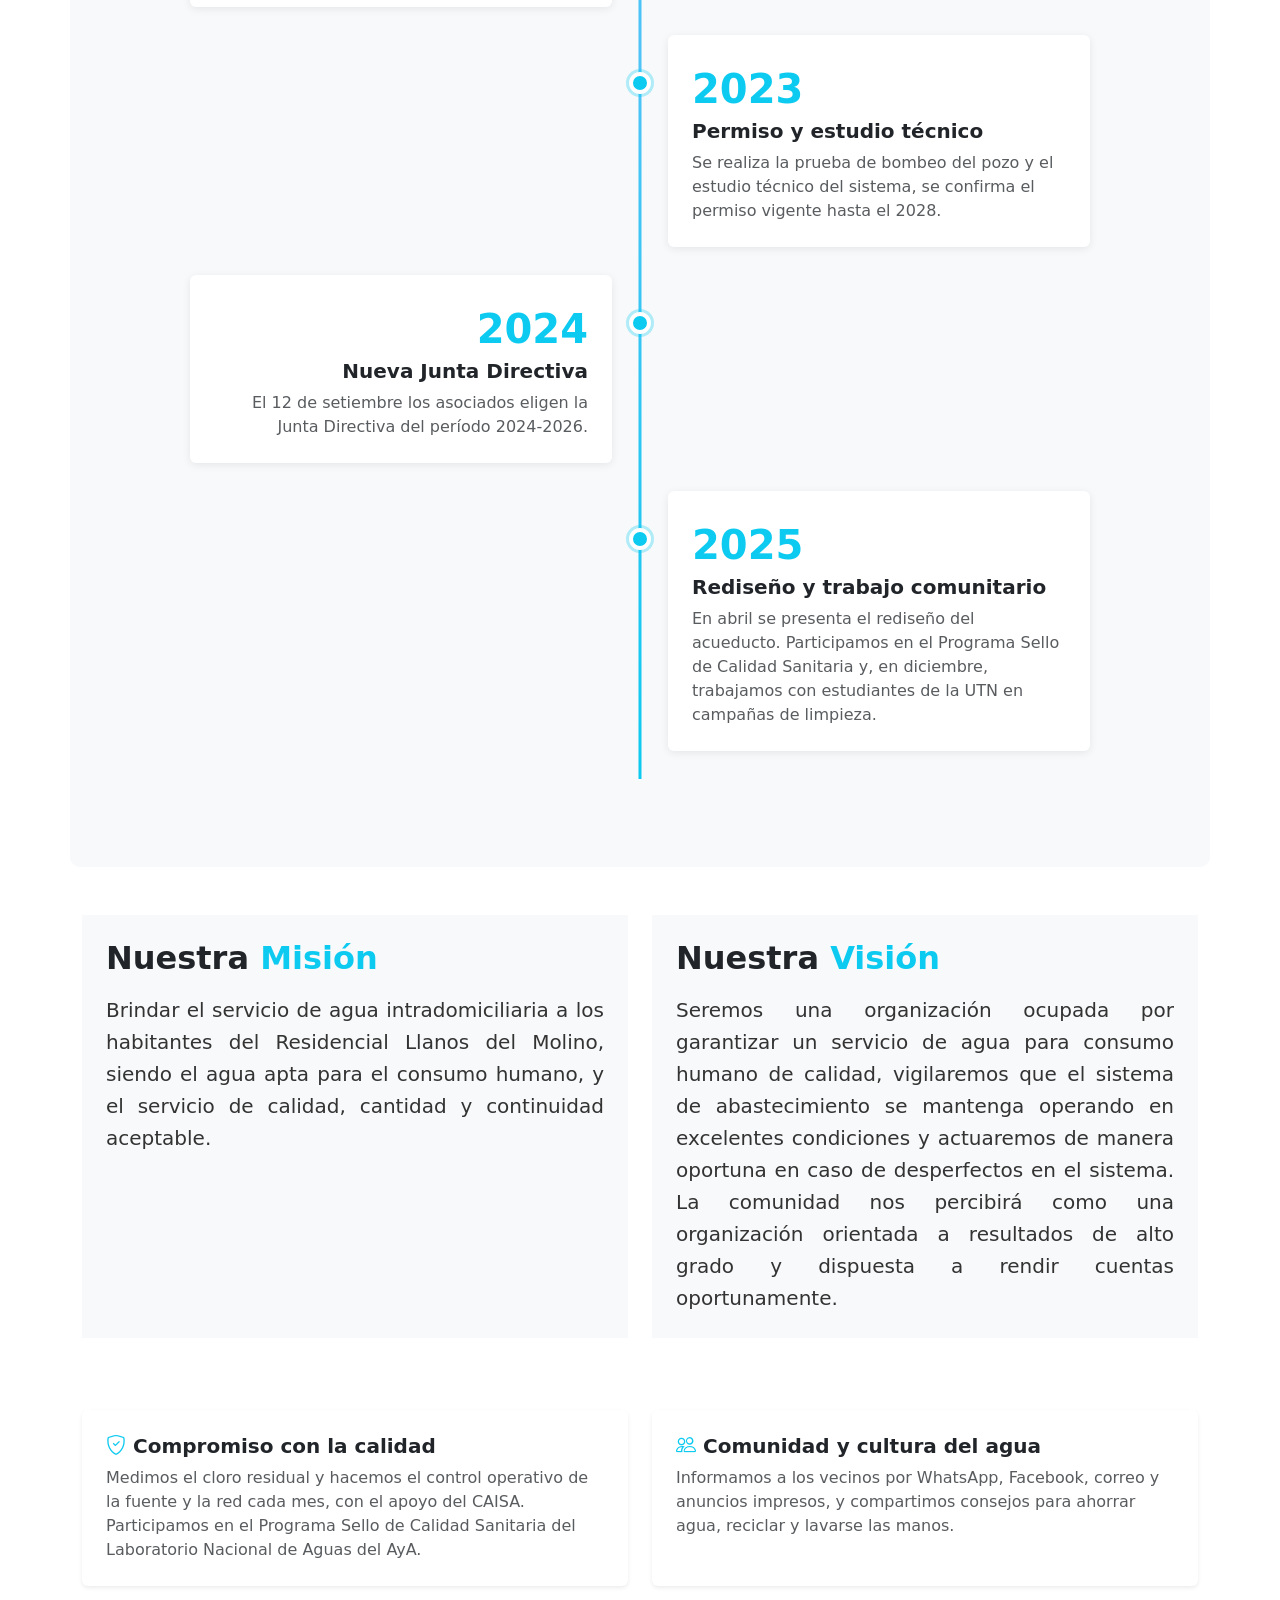
<file: Nosotros.html>
<!DOCTYPE html>
<html lang="es-MX">
<head>
    <meta charset="UTF-8">
    <meta name="viewport" content="width=device-width, initial-scale=1.0">
    <title>Asada Llanos del Molino | Nosotros</title>
     <link rel="icon" type="image/png" href="Img/ASADA title.jpeg">
    <link rel="stylesheet" href="style.css">
    <link href="https://cdn.jsdelivr.net/npm/bootstrap@5.3.0/dist/css/bootstrap.min.css" rel="stylesheet">
      <link href="https://cdn.jsdelivr.net/npm/bootstrap-icons@1.4.1/font/bootstrap-icons.css" rel="stylesheet">

</head>
<body>
  
      <div class="">
        <nav class="navbar navbar-expand-lg navbar-light bg-light">
            <div class="container mx-auto px-6 flex items-center justify-between">
                <a href="index.html" class="text-decoration-none flex items-center gap-3">
                <img src="Img/ASADA.jpeg" alt="ASADA Llanos del Molino" width="164" height="160" class="h-10 w-auto" style="max-height: 40px;">
            <span class="  text-dark fw-bold font-bold text-lg text-slate-800 hidden md:inline">ASADA
                <span class="text-info">Llanos del Molino</span>
            </span>
            
            
            </a>
                <button class="navbar-toggler" type="button" data-bs-toggle="collapse"
                    data-bs-target="#navbarNavDropdown" aria-controls="navbarNavDropdown" aria-expanded="false"
                    aria-label="Toggle navigation">
                    <span class="navbar-toggler-icon"></span>
                </button>
                <div class="collapse navbar-collapse" id="navbarNavDropdown">
                    <ul class="navbar-nav ms-auto">
                        
                        <li class="nav-item">
                            <a class="nav-link"  href="Nosotros.html">Nosotros</a>
                        </li>
                       
                         <li class="nav-item">
                            <a class="nav-link" href="Documentos.html">Documentos</a>
                        </li>
                        <li class="nav-item">
                            <a class="nav-link" href="Contactanos.html">Contáctenos</a>
                        </li>
                    </ul>
                </div>
            </div>
        </nav>

    </div>
    

<div class="container text-center mt-5" >
  

</div>
<div class="historia container text-center mt-5">


<section id="historia" class="container my-5">
  <img src="Img/mapa_zona.png" class="img-fluid "width="70%">

  <h2 class="fw-bold text-center mb-2">Nuestra <span class="text-info">historia</span></h2>
  <p class="text-center text-muted mx-auto mb-5" style="max-width: 640px;">
    Más de 35 años llevando agua potable a los hogares de Llanos del Molino.
  </p>

  <!-- Introducción -->
  <div class="row justify-content-center mb-5">
    <div class="col-lg-8">
      <p class="fs-5">
        El Residencial Llanos del Molino está en Alajuela, frente a la entrada principal de la Universidad Técnica Nacional.
        En 1990 se construyó el acueducto para llevar agua potable a cada vivienda, y ese mismo año se perforó el pozo
        que hasta hoy nos abastece. El sistema se diseñó para 168 propiedades; hoy atendemos 184 servicios en 9 bloques.
      </p>
    </div>
  </div>

 
 <div class="timeline historia-tarjetas mt-4">
 
    <div class="timeline-item izquierda">
      <span class="timeline-punto"></span>
      <div class="card tarjeta-historia border-0 p-4">
        <div class="fs-1 fw-bold text-info">1990</div>
        <h3 class="h5 fw-bold">Nace el acueducto</h3>
        <p class="text-muted mb-0">Se construye el acueducto y se perfora el pozo BA-328 para abastecer al residencial.</p>
      </div>
    </div>
 
    <div class="timeline-item derecha">
      <span class="timeline-punto"></span>
      <div class="card tarjeta-historia border-0 p-4">
        <div class="fs-1 fw-bold text-info">1994</div>
        <h3 class="h5 fw-bold">Concesión del pozo</h3>
        <p class="text-muted mb-0">El MINAE asigna un caudal de 3,20 litros por segundo. Hasta 2008, el acueducto lo administra la Sociedad de Usuarios del Agua y Zonas Verdes del residencial.</p>
      </div>
    </div>
 
    <div class="timeline-item izquierda">
      <span class="timeline-punto"></span>
      <div class="card tarjeta-historia border-0 p-4">
        <div class="fs-1 fw-bold text-info">2008</div>
        <h3 class="h5 fw-bold">Se constituye la ASADA</h3>
        <p class="text-muted mb-0">El 16 de setiembre se funda formalmente la ASADA, que asume la administración, operación y mantenimiento del acueducto.</p>
      </div>
    </div>
 
    <div class="timeline-item derecha">
      <span class="timeline-punto"></span>
      <div class="card tarjeta-historia border-0 p-4">
        <div class="fs-1 fw-bold text-info">2023</div>
        <h3 class="h5 fw-bold">Permiso y estudio técnico</h3>
        <p class="text-muted mb-0">  Se realiza la prueba de bombeo del pozo y el estudio técnico del sistema, se confirma el permiso vigente hasta el 2028.</p>
      </div>
    </div>
 
    <div class="timeline-item izquierda">
      <span class="timeline-punto"></span>
      <div class="card tarjeta-historia border-0 p-4">
        <div class="fs-1 fw-bold text-info">2024</div>
        <h3 class="h5 fw-bold">Nueva Junta Directiva</h3>
        <p class="text-muted mb-0">El 12 de setiembre los asociados eligen la Junta Directiva del período 2024-2026.</p>
      </div>
    </div>
 
    <div class="timeline-item derecha">
      <span class="timeline-punto"></span>
      <div class="card tarjeta-historia border-0 p-4">
        <div class="fs-1 fw-bold text-info">2025</div>
        <h3 class="h5 fw-bold">Rediseño y trabajo comunitario</h3>
        <p class="text-muted mb-0">En abril se presenta el rediseño del acueducto. Participamos en el Programa Sello de Calidad Sanitaria y, en diciembre, trabajamos con estudiantes de la UTN en campañas de limpieza.</p>
      </div>
    </div>
 
    
 
  </div>
</div>
 
  <section class="container my-5">

    <div class="row g-4">

        <!-- MISIÓN -->
        <div class="col-12 col-md-6">
            <div class="contenedor-mision h-100 p-4">
                <h2 class="fw-bold mb-3">
                    Nuestra <span class="text-info">Misión</span>
                </h2>

                <p class="txt-mision fs-5">
                    Brindar el servicio de agua intradomiciliaria a los habitantes
                    del Residencial Llanos del Molino, siendo el agua apta para el
                    consumo humano, y el servicio de calidad, cantidad y continuidad
                    aceptable.
                </p>
            </div>
        </div>

        <!-- VISIÓN -->
        <div class="col-12 col-md-6">
            <div class="contenedor-vision h-100 p-4">
                <h2 class="titulo-vision fw-bold mb-3">
                    Nuestra <span class="text-info">Visión</span>
                </h2>

                <p class="txt-vision fs-5">
                    Seremos una organización ocupada por garantizar un servicio
                    de agua para consumo humano de calidad, vigilaremos que el
                    sistema de abastecimiento se mantenga operando en excelentes
                    condiciones y actuaremos de manera oportuna en caso de
                    desperfectos en el sistema. La comunidad nos percibirá como
                    una organización orientada a resultados de alto grado y
                    dispuesta a rendir cuentas oportunamente.
                </p>
            </div>
        </div>

    </div>

</section>
</section>
 <section id="valores" class="container my-5">
  <div class="row g-4 mt-5">
    <div class="col-md-6">
      <div class="card h-100 border-0 shadow-sm p-4">
        <h3 class="h5 fw-bold"><i class="bi bi-shield-check text-info"></i> Compromiso con la calidad</h3>
        <p class="mb-0 text-muted">Medimos el cloro residual y hacemos el control operativo de la fuente y la red cada mes, con el apoyo del CAISA. Participamos en el Programa Sello de Calidad Sanitaria del Laboratorio Nacional de Aguas del AyA.</p>
      </div>
    </div>
    <div class="col-md-6">
      <div class="card h-100 border-0 shadow-sm p-4">
        <h3 class="h5 fw-bold"><i class="bi bi-people text-info"></i> Comunidad y cultura del agua</h3>
        <p class="mb-0 text-muted">Informamos a los vecinos por WhatsApp, Facebook, correo y anuncios impresos, y compartimos consejos para ahorrar agua, reciclar y lavarse las manos.</p>
      </div>
    </div>
  </div>


 

 
</section>
<script src="https://cdn.jsdelivr.net/npm/bootstrap@5.3.0/dist/js/bootstrap.bundle.min.js"></script>
<a href="https://wa.me/50685652002?text=Hola%2C%20quisiera%20hacer%20una%20consulta"
   class="btn-whatsapp" target="_blank" rel="noopener" aria-label="Escribir por WhatsApp">
  <i class="bi bi-whatsapp"></i>
</a> 

</body> 
    </html>
</file>
<file: style.css>
#carruselASADA .item img {
    height: 500px;
 
  object-fit: cover;
}

#carruselASADA .item-2 img {
  height: 500px;
 
  object-fit: fill;
  
}
#carruselASADA .item-horario img {
  height: 500px;
 
  object-fit: fill;
 
  
}


#carruselASADA .carousel-caption {
  top: 0;
  bottom: 0;
  left: 0;
  right: 0;
  padding: 0 15%;
  background: rgba(0, 0, 0, 0.5);
  display: flex;
  flex-direction: column;
  justify-content: center;
  align-items: center;
}
#carruselASADA .carousel-caption-1 {
  top: 0;
  bottom: 0;
  left: 0;
  right: 0;
  padding: 0 15%;
  
  display: flex;
  flex-direction: column;
  justify-content: center;
  align-items: center;
}

.seccion-collage {
  position: relative;

  overflow: hidden;
 
}


.collage-fondo {
  position: absolute;
  inset: 0;                     
  display: grid;
  
  z-index: 0;
}

.collage-fondo img {
  width: 100%;
  height: 100%;
  object-fit: cover;
}


.seccion-collage::after {
  content: "";
  position: absolute;
  inset: 0;
  background: rgba(0, 0, 0, 0.6);
  z-index: 1;
}


.contenido-collage {
  position: relative;
  z-index: 2;
}

.mapa{
  position: relative;
  background-color: none;
  z-index: 2;
padding-top: 40px;
  height: 40px;
  width: 50%;
  border: olivedrab;
}

.mapa-zona {
  position: relative;
  background-color: #d3e9ff;
  z-index: 2;
  width: 100%;
  height: 400px;
  border: none;
}
.timeline {
  position: relative;
  max-width: 900px;
  margin: 0 auto;
}

/* Línea central */
.timeline::before {
  content: "";
  position: absolute;
  left: 50%;
  top: 0;
  bottom: 0;
  width: 3px;
  transform: translateX(-50%);
  background: linear-gradient(180deg, #0dcaf0, #4fc3f7, #0dcaf0);
}

.timeline-item {
  position: relative;
  width: 50%;
  padding: 0 40px 40px 0;
}
.timeline-item.izquierda { text-align: right; }
.timeline-item.derecha {
  margin-left: 50%;
  padding: 0 0 40px 40px;
}

/* Puntos sobre la línea */
.timeline-punto {
  position: absolute;
  top: 24px;
  width: 22px;
  height: 22px;
  border-radius: 50%;
  background: #0dcaf0;
  border: 4px solid #fff;
  box-shadow: 0 0 0 3px rgba(13, 202, 240, 0.3);
  z-index: 2;
}
.timeline-item.izquierda .timeline-punto { right: -11px; }
.timeline-item.derecha .timeline-punto   { left: -11px; }
.timeline-punto.grande {
  width: 30px;
  height: 30px;
  top: 20px;
  left: -15px !important;
}

/* Tarjetas */
.timeline-card { transition: transform 0.3s ease, box-shadow 0.3s ease; }
.timeline-card:hover {
  transform: translateY(-4px);
  box-shadow: 0 10px 25px rgba(0, 0, 0, 0.15) !important;
}
.timeline-card.destacado { border: 2px solid #0dcaf0; }

.timeline-fecha {
  color: #0dcaf0;
  font-weight: 700;
  font-size: 1.5rem;
  margin-bottom: 0.25rem;
}

/* Celular: línea a la izquierda y tarjetas a todo el ancho */
@media (max-width: 768px) {
  .timeline::before { left: 20px; }
  .timeline-item,
  .timeline-item.derecha {
    width: 100%;
    margin-left: 0;
    padding: 0 0 30px 50px;
    text-align: left;
  }
  .timeline-item.izquierda .timeline-punto,
  .timeline-item.derecha .timeline-punto { left: 9px; right: auto; }
  .timeline-punto.grande { left: 5px !important; }
}

.historia {
  background-color: #f8f9fa;
  padding: 40px 20px;
  border-radius: 10px;
  
}.txt-mision,
.txt-vision {
    font-size: 1.2rem;
    color: #333;
      background-color: #f8f9fa;
    line-height: 1.6;
    margin: 0;
    text-align: justify;
}

.contenedor-mision,
.contenedor-vision {
    padding: 20px;
      background-color: #f8f9fa;
}
.titulo-vision {
    margin-bottom: 20px;  background-color: #f8f9fa;
}

.btn-whatsapp {
    position: fixed;
    right: 20px;
    bottom: 20px;
    width: 60px;
    height: 60px;
    border-radius: 50%;
    background: #25d366;
    color: #fff;
    font-size: 32px;
    display: flex;
    align-items: center;
    justify-content: center;
    text-decoration: none;
    box-shadow: 0 4px 12px rgba(0, 0, 0, 0.3);
    z-index: 1000;
    transition: transform 0.2s ease, background 0.2s ease;
  }
  .btn-whatsapp:hover {
    background: #1ebe5b;
    color: #fff;
    transform: scale(1.08);
  }
  /* ================================
   SECCIÓN DE CONTACTO
================================ */

#contacto {
    position: relative;
}

.contacto-subtitle {
    color: #0dcaf0;
    font-size: 0.8rem;
    font-weight: 700;
    letter-spacing: 2px;
}

.contacto-title {
    color: #1f2937;
    font-size: 2.2rem;
    margin-top: 5px;
}

.contact-list {
    max-width: 700px;
    display: flex;
    flex-direction: column;
    gap: 15px;
}


/* Tarjeta */

.contact-card {
    display: flex;
    align-items: center;
    text-decoration: none;
    background: #ffffff;
    border: 1px solid #e9ecef;
    border-radius: 18px;
    padding: 18px 20px;
    color: #212529;

    box-shadow: 0 5px 20px rgba(0, 0, 0, 0.05);

    transition:
        transform 0.25s ease,
        box-shadow 0.25s ease,
        border-color 0.25s ease;
}


/* Efecto al pasar el mouse */

.contact-card:hover {
    transform: translateY(-4px);
    box-shadow: 0 12px 30px rgba(0, 0, 0, 0.10);
    color: #212529;
}


/* Icono */

.contact-icon {
    width: 58px;
    height: 58px;
    min-width: 58px;

    border-radius: 15px;

    display: flex;
    align-items: center;
    justify-content: center;

    font-size: 1.7rem;

    margin-right: 18px;
}


/* Información */

.contact-info {
    flex: 1;
}

.contact-info h5 {
    margin: 0 0 4px;
    font-weight: 700;
    font-size: 1.05rem;
}

.contact-info p {
    margin: 0;
    color: #6c757d;
    font-size: 0.92rem;
}

.contact-info small {
    display: block;
    color: #8a8f94;
    margin-top: 5px;
    font-size: 0.78rem;
    line-height: 1.4;
}


/* Flecha */

.contact-arrow {
    color: #adb5bd;
    font-size: 1.2rem;
    transition: transform 0.25s ease;
}

.contact-card:hover .contact-arrow {
    transform: translateX(5px);
}


/* ================================
   COLORES DE CADA CONTACTO
================================ */

/* Messenger */

.contact-card.messenger .contact-icon {
    background: #e8f0ff;
    color: #1877f2;
}

.contact-card.messenger:hover {
    border-color: #1877f2;
}


/* WhatsApp */

.contact-card.whatsapp .contact-icon {
    background: #e8f8ee;
    color: #25d366;
}

.contact-card.whatsapp:hover {
    border-color: #25d366;
}


/* Teléfono */

.contact-card.telefono .contact-icon {
    background: #e7f7fb;
    color: #0dcaf0;
}

.contact-card.telefono:hover {
    border-color: #0dcaf0;
}


/* Correo */

.contact-card.correo .contact-icon {
    background: #fff0f1;
    color: #dc3545;
}

.contact-card.correo:hover {
    border-color: #dc3545;
}


/* ================================
   MÓVIL
================================ */

@media (max-width: 576px) {

    .contacto-title {
        font-size: 1.8rem;
    }

    .contact-card {
        padding: 15px;
        border-radius: 15px;
    }

    .contact-icon {
        width: 50px;
        height: 50px;
        min-width: 50px;
        font-size: 1.45rem;
        margin-right: 13px;
    }

    .contact-info h5 {
        font-size: 0.98rem;
    }

    .contact-info p {
        font-size: 0.82rem;
    }

    .contact-info small {
        font-size: 0.72rem;
    }

}

.map-container {
    max-width: 900px;
    margin: 0 auto;
    overflow: hidden;
    border-radius: 20px;
    box-shadow: 0 8px 30px rgba(0, 0, 0, 0.10);
    border: 1px solid #e9ecef;
}

.map-container iframe {
    display: block;
}

.mapa-zona {
    width: 100%;
    display: flex;
    justify-content: center;
}

.mapa {
    width: 100%;
    max-width: 1000px;
    height: auto;
    display: block;
    object-fit: contain;
}
.tarjeta-historia {
    box-shadow: 0 2px 8px rgba(0, 0, 0, 0.08);
    transition: transform 0.3s ease, box-shadow 0.3s ease, opacity 0.3s ease;
  }
  /* La tarjeta bajo el mouse sube y se resalta */
  .tarjeta-historia:hover {
    transform: translateY(-6px) scale(1.02);
    box-shadow: 0 0 0 2px #0dcaf0, 0 14px 30px rgba(0, 0, 0, 0.18);
  }
  /* Las demás se atenúan para que se enfoque la que se está leyendo */
  .historia-tarjetas:has(.tarjeta-historia:hover) .tarjeta-historia:not(:hover) {
    opacity: 0.5;
  }
  .tarjeta-historia {
    box-shadow: 0 2px 8px rgba(0, 0, 0, 0.08);
    transition: transform 0.3s ease, box-shadow 0.3s ease, opacity 0.3s ease;
  }
  /* La tarjeta bajo el mouse sube y se resalta */
  .tarjeta-historia:hover {
    transform: translateY(-6px) scale(1.02);
    box-shadow: 0 0 0 2px #0dcaf0, 0 14px 30px rgba(0, 0, 0, 0.18);
  }
  /* Las demás se atenúan para que se enfoque la que se está leyendo */
  .historia-tarjetas:has(.tarjeta-historia:hover) .tarjeta-historia:not(:hover) {
    opacity: 0.5;
  }
  /* Contenido detallado oculto inicialmente */
.texto-detallado {
    max-height: 0;
    opacity: 0;
    overflow: hidden;
    transition: max-height 0.5s ease, opacity 0.4s ease;
}

/* La descripción corta se muestra inicialmente */
.descripcion-corta {
    max-height: 100px;
    opacity: 1;
    overflow: hidden;
    transition: max-height 0.4s ease, opacity 0.3s ease;
}

/* Cuando se abre:
   escondemos la descripción corta */
.item-expandible.abierto .descripcion-corta {
    max-height: 0;
    opacity: 0;
    margin: 0 !important;
}

/* Y mostramos la explicación detallada */
.item-expandible.abierto .texto-detallado {
    max-height: 600px;
    opacity: 1;
}

/* Efecto de tarjeta abierta */
.item-expandible.abierto {
    transform: scale(1.03);
}

/* Hover */
.item-expandible:hover {
    transform: scale(1.02);
}

.fondo-degradado {
  background: linear-gradient(135deg, #043755, #03a1f6);
}

.titulo-seccion {
  color: #fff;
  font-weight: 800;
  font-size: clamp(2rem, 5vw, 3rem);
  letter-spacing: -0.5px;
}

.texto-degradado {
  background: linear-gradient(to right, #7dd3fc, #ffffff);
  -webkit-background-clip: text;
  background-clip: text;
  -webkit-text-fill-color: transparent;
  color: transparent;
}
.icono-archivo {
  font-size: 2.5rem;
  color: #0369a1;
  flex-shrink: 0;
}
.subtitulo-seccion {
  color: rgba(255, 255, 255, 0.85);
  font-size: 1.15rem;
  max-width: 600px;
}

.texto-formulario {
  font-size: 0.875rem;      
  line-height: 1.625;    
  color: #475569;        
}
/* En celular */
@media (max-width: 768px) {

    .item-expandible:hover {
        transform: none;
    }

    .item-expandible.abierto {
        transform: none;
    }

    .item-expandible.abierto .texto-detallado {
        max-height: 800px;
    }
}
  @media (prefers-reduced-motion: reduce) {
    .tarjeta-historia { transition: none; }
    .tarjeta-historia:hover { transform: none; }
  }
  @media (prefers-reduced-motion: reduce) {
    .tarjeta-historia { transition: none; }
    .tarjeta-historia:hover { transform: none; }
  }



@media (max-width: 576px) {
    .mapa-zona {
        padding: 0;
    }

    .mapa {
        width: 100%;
        max-width: 100%;
        border-radius: 12px !important;
    }
}


@media (min-width: 577px) and (max-width: 991px) {
    .mapa {
        width: 100%;
        max-width: 850px;
    }}

@media (max-width: 576px) {

    .map-container {
        border-radius: 15px;
    }

    .map-container iframe {
        height: 320px;
    }

}
@media (max-width: 768px) {

    .contenedor-mision,
    .contenedor-vision {
        padding: 15px;
    }

    .txt-mision,
    .txt-vision {
        padding: 0;
        text-align: justify;
        font-size: 1.05rem;
    }

    .contenedor-vision h2 {
        text-align: left !important;
    }
}
 @media (min-width: 769px) {
    .historia-tarjetas .timeline-item.izquierda { padding-right: 28px; }
    .historia-tarjetas .timeline-item.derecha   { padding-left: 28px; text-align: left; }
  }
  .historia-tarjetas .timeline-item { padding-bottom: 28px; }
  .historia-tarjetas .timeline-punto { top: 37px; }
@media (max-width: 768px) {
  .collage-fondo {
    grid-template-columns: repeat(2, 1fr);
    grid-template-rows: repeat(3, 1fr);
  }
}
</file>
